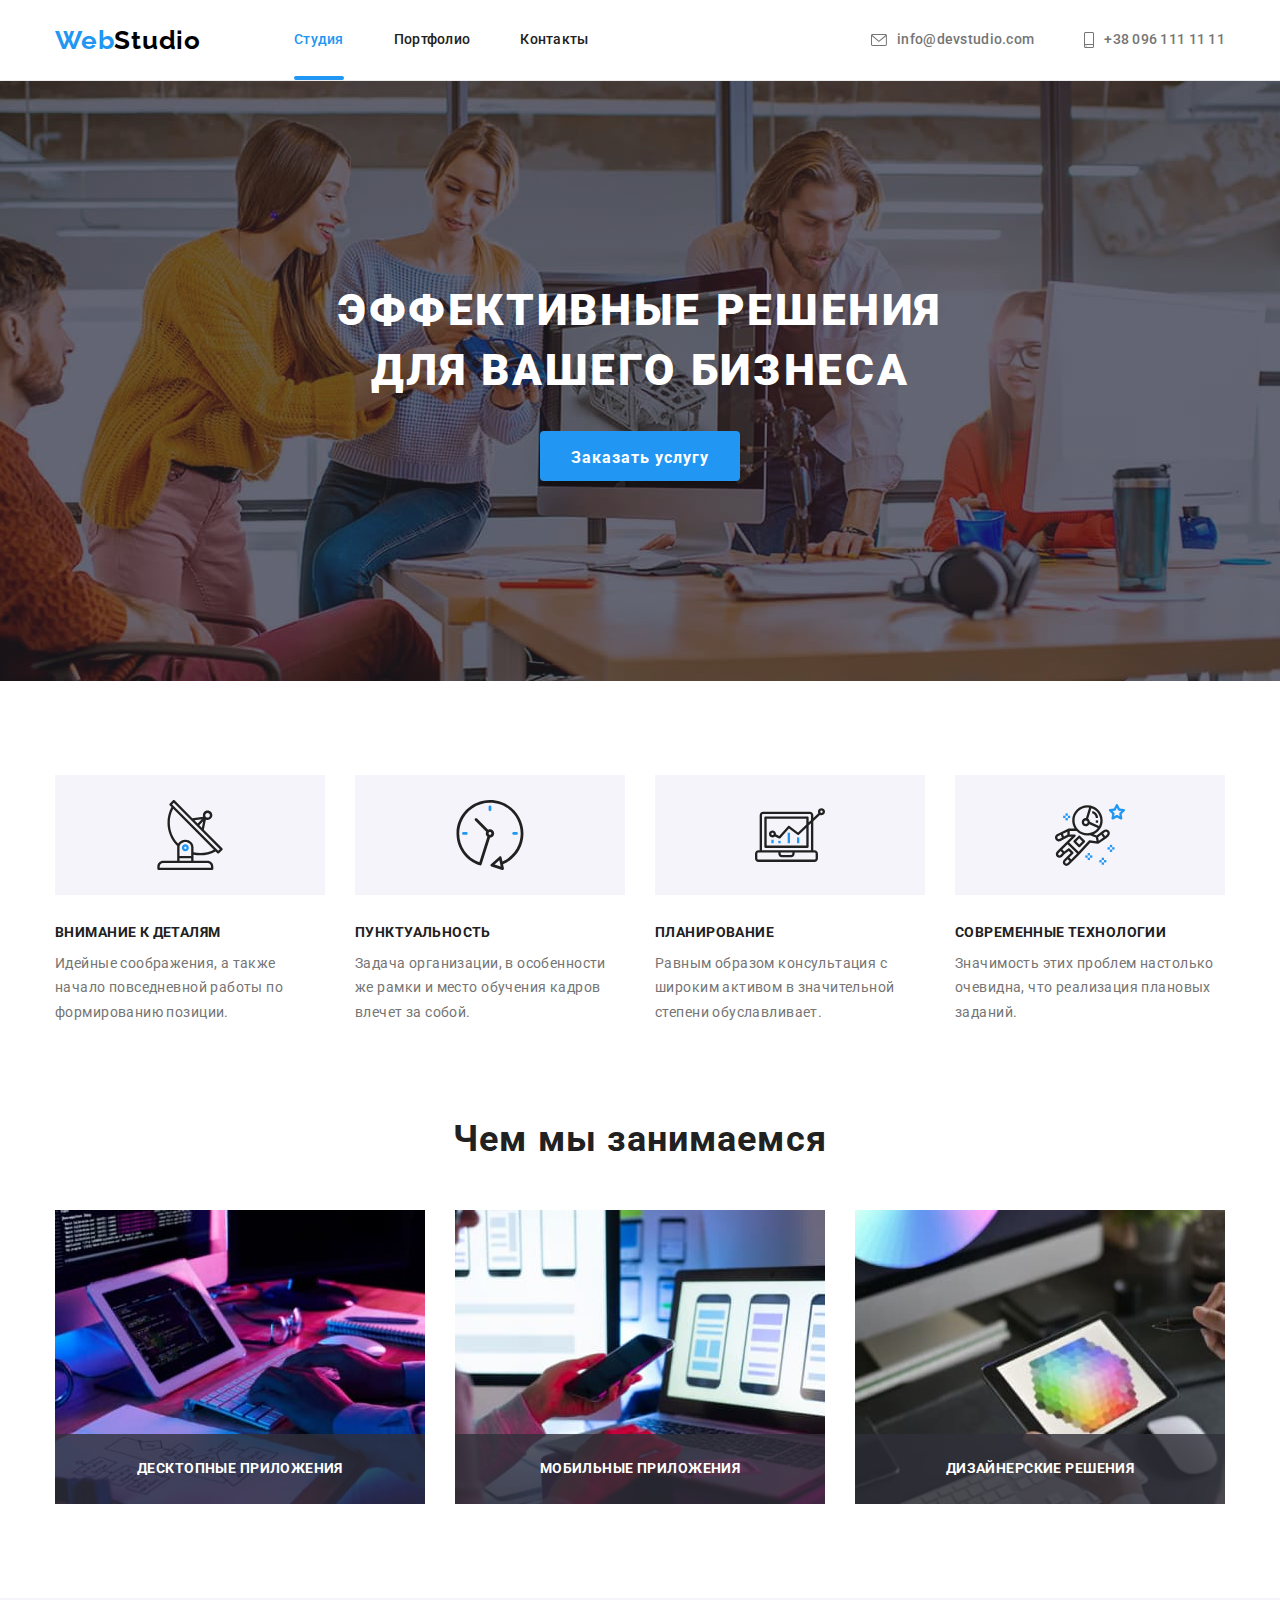
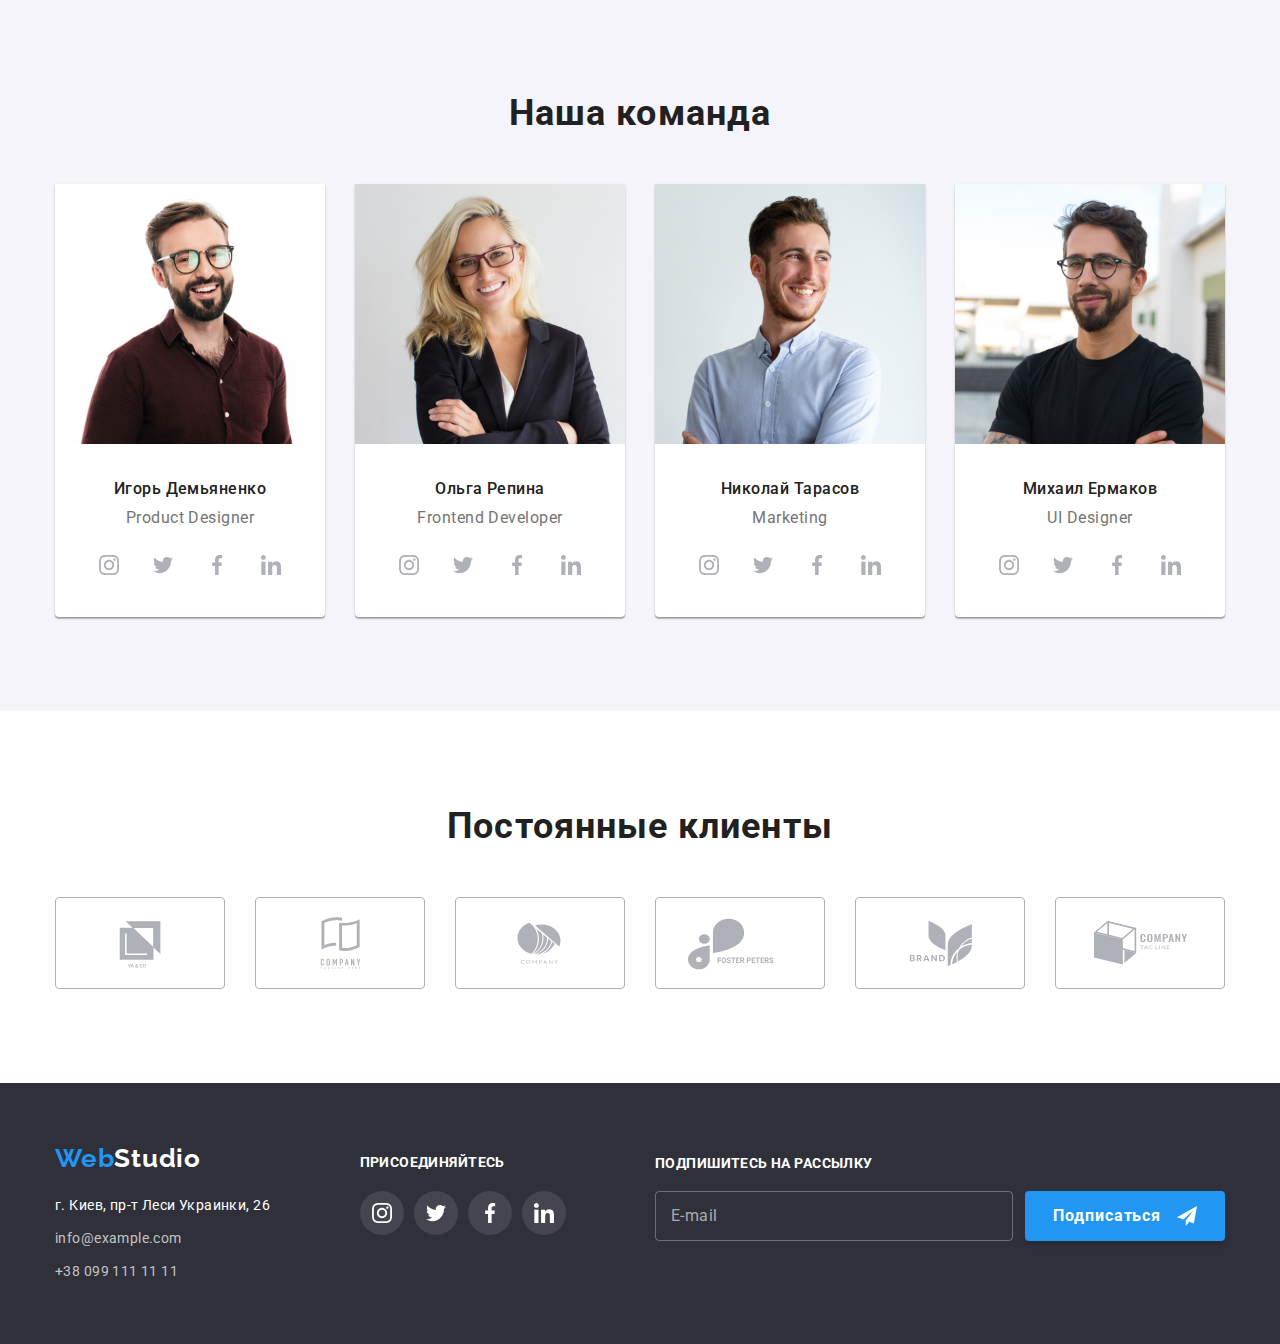
<file: index.html>
<!DOCTYPE html>
<html lang="ru">
  <head>
    <meta charset="UTF-8" />
    <meta http-equiv="X-UA-Compatible" content="IE=edge" />
    <meta name="viewport" content="width=device-width, initial-scale=1.0" />
    <title>Студия</title>
    <link rel="preconnect" href="https://fonts.googleapis.com" />
    <link rel="preconnect" href="https://fonts.gstatic.com" crossorigin />
    <link
      href="https://fonts.googleapis.com/css2?family=Raleway:wght@700&family=Roboto:wght@400;500;700;900&display=swap"
      rel="stylesheet"
    />
    <link
      rel="stylesheet"
      href="https://cdnjs.cloudflare.com/ajax/libs/modern-normalize/1.1.0/modern-normalize.min.css"
    />
    <link rel="stylesheet" href="./css/main.min.css"/>
  </head>
  <body>
    <!-- шапка -->
    <header class="header">
      <div class="container main-nav">
        <a class="logo" href="" lang="en">Web<span class="logo--dark">Studio</span> </a>
        <nav>
          <ul class="site-nav list">
            <li class="site-nav__item"><a href="./index.html" class="site-nav__link link site-nav__current">Студия</a></li>
            <li class="site-nav__item"><a href="./portfolio.html" class="site-nav__link link">Портфолио</a></li>
            <li class="site-nav__item"><a href="" class="site-nav__link link">Контакты</a></li>
          </ul>
        </nav>
        <ul class="contacts list">
          <li class="contacts__item">
            <a href="mailto:info@devstudio.com" class="contacts__link contacts__mail link"
              ><svg class="contacts__mail-icon" width="16" height="12"><use href="./images/icons.svg#envelope-1"></use></svg>
              info@devstudio.com
            </a>
          </li>
          <li class="contacts__item">
            <a href="tel:+380961111111" class="contacts__link contacts__tel link"
              ><svg class="contacts__tel-icon" width="10" height="16"><use href="./images/icons.svg#smartphone-1"></use></svg>+38 096
              111 11 11</a
            >
          </li>
        </ul>
      </div>
    </header>
    <!-- контент -->
    <main>
      <!-- герой -->
      <section class="hero">
        <div class="container">
          <h1 class="main-title">Эффективные решения для вашего бизнеса</h1>
          <button data-modal-open type="button" class="button button--blue">Заказать услугу</button>
        </div>
      </section>
      <!-- наши преимущества-->
      <section class="section benefits">
        <div class="container">
          <h2 class="section__title visually-hidden">Наши преимущества</h2>
          <ul class="benefits__list list">
            <li class="benefits__item">
              <div class="benefits__icon-wrapper">
              <svg width="70" height="70">
                <use href="./images/icons.svg#antenna-1"></use>
              </svg></div>
              <h3 class="benefits__title">Внимание к деталям</h3>
              <p class="benefits__text">
                Идейные соображения, a также начало повседневной работы по формированию позиции.
              </p>
            </li>
            <li class="benefits__item">
              <div class="benefits__icon-wrapper">
              <svg width="70" height="70">
                <use href="./images/icons.svg#clock-1"></use>
              </svg></div>
              <h3 class="benefits__title">Пунктуальность</h3>
              <p class="benefits__text">
                Задача организации, в особенности же рамки и место обучения кадров влечет за собой.
              </p>
            </li>
            <li class="benefits__item">
              <div class="benefits__icon-wrapper">
                <svg width="70" height="70">
                <use href="./images/icons.svg#diagram-1"></use>
              </svg></div>
              <h3 class="benefits__title">Планирование</h3>
              <p class="benefits__text">
                Равным образом консультация c широким активом в значительной степени обуславливает.
              </p>
            </li>
            <li class="benefits__item">
              <div class="benefits__icon-wrapper">
                <svg width="70" height="70">
                <use href="./images/icons.svg#astronaut-1"></use>
              </svg></div>
              <h3 class="benefits__title">Современные технологии</h3>
              <p class="benefits__text">
                Значимость этих проблем настолько очевидна, что реализация плановых заданий.
              </p>
            </li>
          </ul>
        </div>
      </section>
      <!-- чем мы занимаемся-->
      <section class="section">
        <div class="container">
          <h2 class="section__title">Чем мы занимаемся</h2>
          <ul class="services list">
            <li class="services__item"><div class="services__image">
              <img src="./images/studio/img1.jpg" alt="Разработка кода" width="370" />
            <p class="services__description">Десктопные приложения</p></div>
            </li>
            <li class="services__item"><div class="services__image">
              <img src="./images/studio/img2.jpg" alt="Адаптация интерфейсов" width="370" />
            <p class="services__description">Мобильные приложения</p></div>
            </li>
            <li class="services__item"><div class="services__image">
              <img src="./images/studio/img3.jpg" alt="Цветовые решения" width="370" />
            <p class="services__description">Дизайнерские решения</p></div>
            </li>
          </ul>
        </div>
      </section>
      <!-- наша команда -->
      <section class="section employees">
        <div class="container">
          <h2 class="section__title">Наша команда</h2>
          <ul class="employees__list list">
            <li class="employees__card">
              <img src="./images/studio/team1.jpg" alt="фото Игоря" width="270" />
              <div class="employees__description">
                <h3 class="employees__name">Игорь Демьяненко</h3>
                <p class="employees__prof" lang="en">Product Designer</p>
                <ul class="social-list list">
                  <li>
                    <a href="" class="social-list__icon social-list__icon--theme-light link"
                      ><svg width="20" height="20">
                        <use href="./images/icons.svg#instagram-1"></use>
                        </svg>
                  </a>
                  </li>
                  <li>
                    <a href="" class="social-list__icon social-list__icon--theme-light link">
                      <svg width="20" height="20">
                        <use href="./images/icons.svg#twitter-1"></use></svg>
                      </a>
                  </li>
                  <li>
                    <a href="" class="social-list__icon social-list__icon--theme-light link">
                      <svg width="20" height="20">
                        <use href="./images/icons.svg#facebook-1"></use></svg>
                  </a>
                  </li>
                  <li>
                    <a href="" class="social-list__icon social-list__icon--theme-light link">
                      <svg width="20" height="20">
                        <use href="./images/icons.svg#linkedin-1"></use>
                      </svg>
                  </a>
                  </li>
                </ul>
              </div>
            </li>
            <li class="employees__card">
              <img src="./images/studio/team2.jpg" alt="фото Ольги" width="270" />
              <div class="employees__description">
                <h3 class="employees__name">Ольга Репина</h3>
                <p class="employees__prof" lang="en">Frontend Developer</p>
                <ul class="social-list list">
                  <li>
                    <a href="" class="social-list__icon social-list__icon--theme-light link"
                      ><svg width="20" height="20">
                        <use href="./images/icons.svg#instagram-1"></use>
                        </svg>
                  </a>
                  </li>
                  <li>
                    <a href="" class="social-list__icon social-list__icon--theme-light link">
                      <svg width="20" height="20">
                        <use href="./images/icons.svg#twitter-1"></use></svg>
                      </a>
                  </li>
                  <li>
                    <a href="" class="social-list__icon social-list__icon--theme-light link">
                      <svg width="20" height="20">
                        <use href="./images/icons.svg#facebook-1"></use></svg>
                  </a>
                  </li>
                  <li>
                    <a href="" class="social-list__icon social-list__icon--theme-light link">
                      <svg width="20" height="20">
                        <use href="./images/icons.svg#linkedin-1"></use>
                      </svg>
                  </a>
                  </li>
                </ul>
              </div>
            </li>
            <li class="employees__card">
              <img src="./images/studio/team3.jpg" alt="фото Николая" width="270" />
              <div class="employees__description">
                <h3 class="employees__name">Николай Тарасов</h3>
                <p class="employees__prof" lang="en">Marketing</p>
                <ul class="social-list list">
                  <li>
                    <a href="" class="social-list__icon social-list__icon--theme-light link"
                      ><svg width="20" height="20">
                        <use href="./images/icons.svg#instagram-1"></use>
                        </svg>
                  </a>
                  </li>
                  <li>
                    <a href="" class="social-list__icon social-list__icon--theme-light link">
                      <svg width="20" height="20">
                        <use href="./images/icons.svg#twitter-1"></use></svg>
                      </a>
                  </li>
                  <li>
                    <a href="" class="social-list__icon social-list__icon--theme-light link">
                      <svg width="20" height="20">
                        <use href="./images/icons.svg#facebook-1"></use></svg>
                  </a>
                  </li>
                  <li>
                    <a href="" class="social-list__icon social-list__icon--theme-light link">
                      <svg width="20" height="20">
                        <use href="./images/icons.svg#linkedin-1"></use>
                      </svg>
                  </a>
                  </li>
                </ul>
              </div>
            </li>
            <li class="employees__card">
              <img src="./images/studio/team4.jpg" alt="фото Михаила" width="270" />
              <div class="employees__description">
                <h3 class="employees__name">Михаил Ермаков</h3>
                <p class="employees__prof" lang="en">UI Designer</p>
                <ul class="social-list list">
                  <li>
                    <a href="" class="social-list__icon social-list__icon--theme-light link"
                      ><svg width="20" height="20">
                        <use href="./images/icons.svg#instagram-1"></use>
                        </svg>
                  </a>
                  </li>
                  <li>
                    <a href="" class="social-list__icon social-list__icon--theme-light link">
                      <svg width="20" height="20">
                        <use href="./images/icons.svg#twitter-1"></use></svg>
                      </a>
                  </li>
                  <li>
                    <a href="" class="social-list__icon social-list__icon--theme-light link">
                      <svg width="20" height="20">
                        <use href="./images/icons.svg#facebook-1"></use></svg>
                  </a>
                  </li>
                  <li>
                    <a href="" class="social-list__icon social-list__icon--theme-light link">
                      <svg width="20" height="20">
                        <use href="./images/icons.svg#linkedin-1"></use>
                      </svg>
                  </a>
                  </li>
                </ul>
              </div>
            </li>
          </ul>
        </div>
      </section>
      <!-- постоянные клиенты -->
      <section class="section">
        <div class="container">
          <h2 class="section__title">Постоянные клиенты</h2>
          <ul class="list clients">
            <li>
              <a href="" class="link clients__icon">
                <svg width="106" height="60">
                  <use href="./images/icons.svg#Logo-1"></use>
                  </svg>
                </a>
            </li>
            <li>
              <a href="" class="link clients__icon">
                <svg width="106" height="60"><use href="./images/icons.svg#Logo-2"></use>
                  </svg>
            </a>
            </li>
            <li>
              <a href="" class="link clients__icon">
                <svg width="106" height="60"><use href="./images/icons.svg#Logo-3"></use>
                </svg>
            </a>
            </li>
            <li>
              <a href="" class="link clients__icon">
                <svg width="106" height="60"><use href="./images/icons.svg#Logo-4"></use>
                </svg>
            </a>
            </li>
            <li>
              <a href="" class="link clients__icon">
                <svg width="106" height="60"><use href="./images/icons.svg#Logo-5"></use>
                  </svg>
                </a>
            </li>
            <li>
              <a href="" class="link clients__icon">
                <svg width="106" height="60"><use href="./images/icons.svg#Logo-6"></use>
                  </svg>
            </a>
            </li>
          </ul>
        </div>
      </section>
    </main>
    <!-- подвал -->
    <footer class="footer">
      <div class="container footer__container">
        <div>
          <a class="logo footer__logo" href="" lang="en">Web<span class="logo--light">Studio</span> </a>
        <address class="address">
          <a href="https://goo.gl/maps/GyggzFE7eTkepQ136" class="address__link address__office link"
            >г. Киев, пр-т Леси Украинки, 26</a
          >
          <a href="mailto:info@example.com" class="address__link link">info@example.com</a>
          <a href="tel:+380991111111" class="address__link link">+38 099 111 11 11</a>
        </address>
      </div>
        <div class="join">
          <h3 class="join__title">Присоединяйтесь</h3>
          <ul class="social-list list">
                  <li>
                    <a href="" class="social-list__icon social-list__icon--theme-dark link"
                      ><svg width="20" height="20">
                        <use href="./images/icons.svg#instagram-1"></use>
                        </svg>
                  </a>
                  </li>
                  <li>
                    <a href="" class="social-list__icon social-list__icon--theme-dark link">
                      <svg width="20" height="20">
                        <use href="./images/icons.svg#twitter-1"></use></svg>
                      </a>
                  </li>
                  <li>
                    <a href="" class="social-list__icon social-list__icon--theme-dark link">
                      <svg width="20" height="20">
                        <use href="./images/icons.svg#facebook-1"></use></svg>
                  </a>
                  </li>
                  <li>
                    <a href="" class="social-list__icon social-list__icon--theme-dark link">
                      <svg width="20" height="20">
                        <use href="./images/icons.svg#linkedin-1"></use>
                      </svg>
                  </a>
                  </li>
                </ul>
        </div>
        <div class="subscribe">
          <form>
            <label for="email" class="subscribe__title">Подпишитесь на рассылку</label>
            <div class="subscibe__field">
            <input type="email" id="email" placeholder="E-mail" class="subscribe__input"/>
            <button type="submit" class="button subscribe__button button--blue">Подписаться<svg width="20" height="20" class="subscribe__icon-send"><use href="./images/icons.svg#icon-send"></use></svg></button></div>
          </form>
        </div>
      </div>
    </footer>
    <div data-modal class="backdrop is-hidden">
            <div class="modal">
              <button data-modal-close class="modal__button-close" type="button">
                <svg class="modal__close-svg" width="18" height="18"><use href="./images/icons.svg#close-x"></use></svg>
              </button>
              <p class="modal__title">Оставьте свои данные, мы вам перезвоним</p>
              <form class="form">
                <div class="form__field">
                <label for="name" class="form__label">Имя</label>
                <input type="text" name="name"  id="name" class="form__input"/>
              <svg width="18" height="18" class="form__icon"><use href="./images/icons.svg#person-modal"></use></svg>
              </div>
              <div class="form__field">
                <label for="tel" class="form__label">Телефон</label>
                  <input type="tel" name="phone-number" id="tel" class="form__input"/>
                  <svg width="18" height="18" class="form__icon"><use href="./images/icons.svg#phone-modal"></use></svg>
                </div>
                <div class="form__field">
                <label for="email" class="form__label">Почта</label>
                  <input type="email" name="email" id="email" class="form__input"/>
                <svg width="18" height="18" class="form__icon"><use href="./images/icons.svg#email-modal"></use></svg>
              </div>
                <div class="form__field form__field--comment">
                <label for="comment" class="form__label">Комментарий</label>
                  <textarea name="comment" rows="3" placeholder="Введите текст" id="comment" class="form__input form__input--textarea"></textarea></div>
                <label class="form__policy-text">
                  <input type="checkbox" name="policy" value="" class="form__check visually-hidden" required/>
                <span class="form__check-icon"></span>
                Соглашаюсь c рассылкой и принимаю&nbsp;<a href="" class="form__policy-link">Условия договора</a>
              </label>
            
                
                <button type="submit" class="button button--blue">Отправить</button>
              </form>
            </div>
          </div>
    <script src="./js/modal.js"></script>
  </body>
</html>
</file>
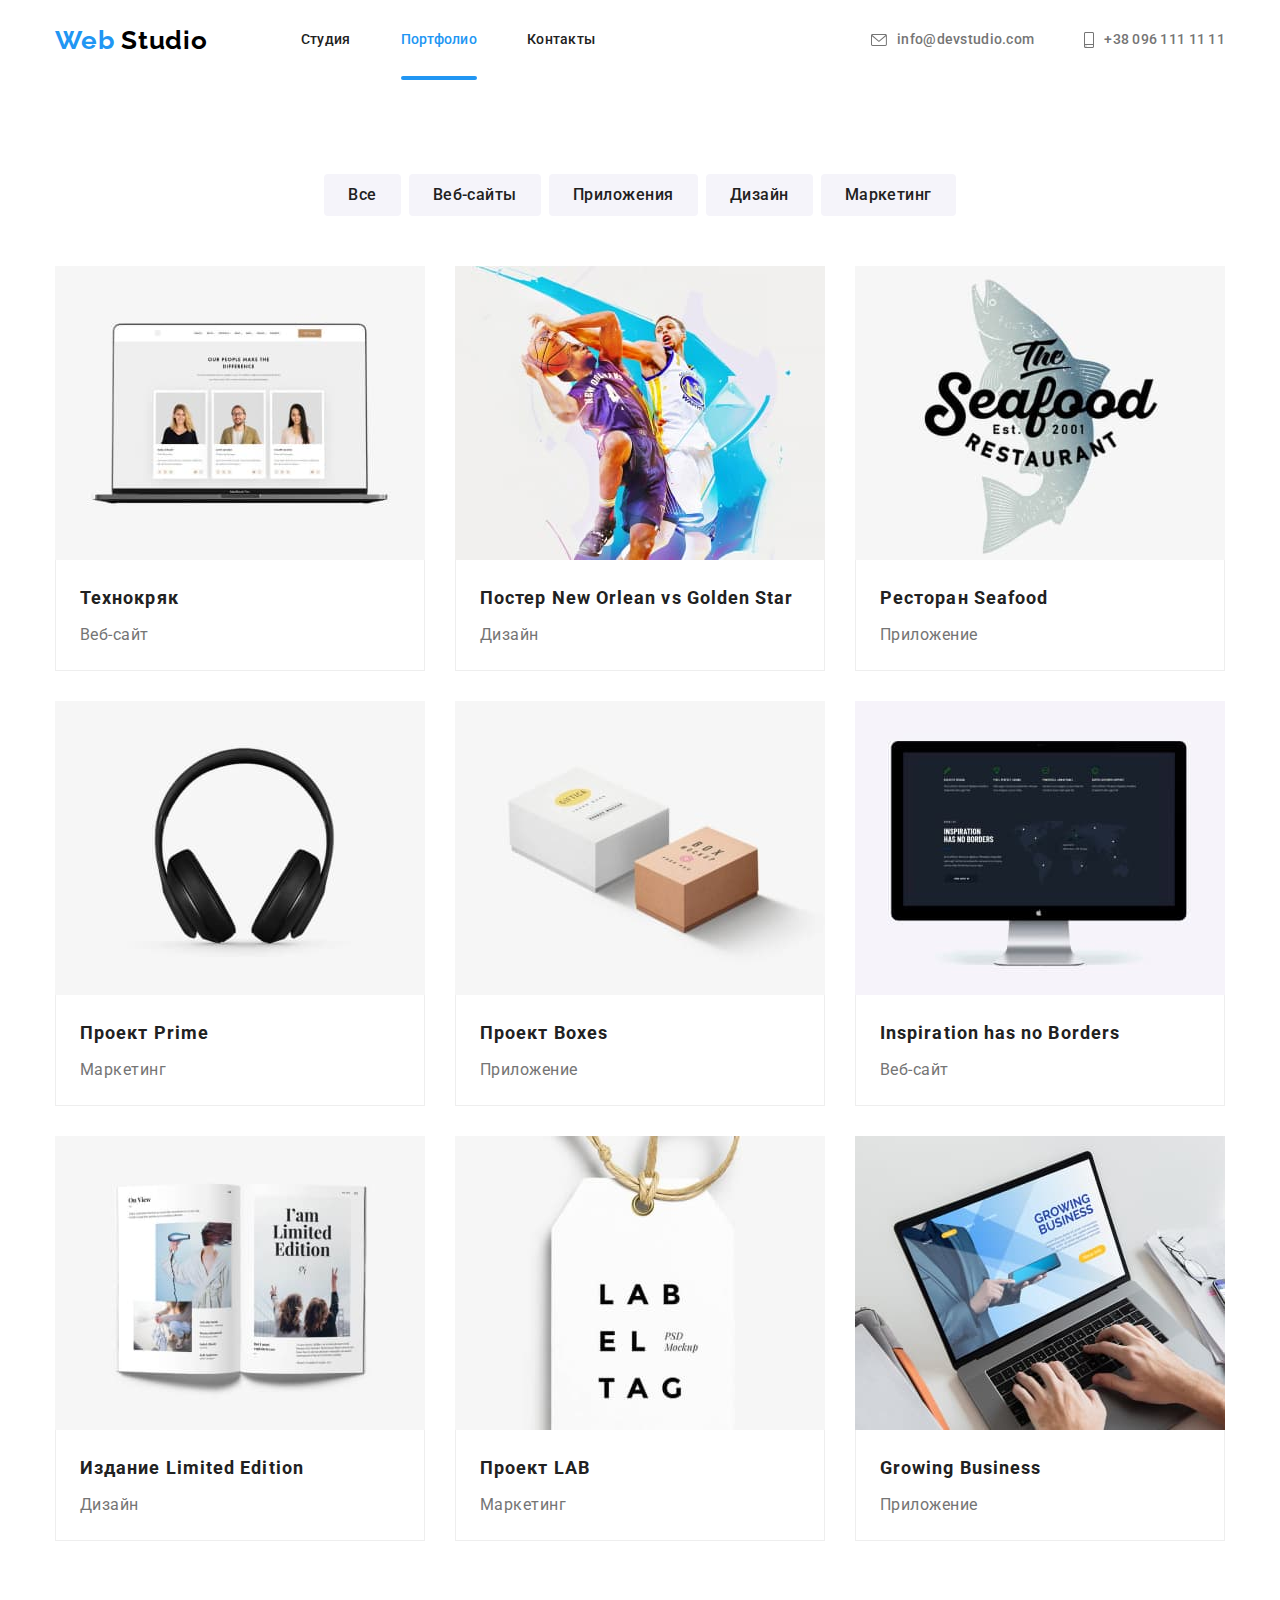
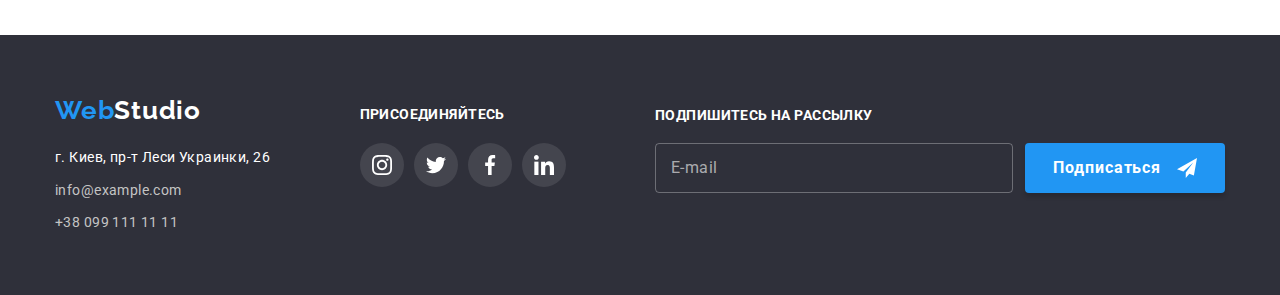
<file: portfolio.html>
<!DOCTYPE html>
<html lang="ru">
  <head>
    <meta charset="UTF-8" />
    <meta http-equiv="X-UA-Compatible" content="IE=edge" />
    <meta name="viewport" content="width=device-width, initial-scale=1.0" />
    <title>Портфолио</title>
    <link
      href="https://fonts.googleapis.com/css2?family=Raleway:wght@700&family=Roboto:wght@400;500;700;900&display=swap"
      rel="stylesheet"
    />
    <link
      rel="stylesheet"
      href="https://cdnjs.cloudflare.com/ajax/libs/modern-normalize/1.1.0/modern-normalize.min.css"
    />
    <link rel="stylesheet" href="./css/main.min.css" />
  </head>
  <body>
    <!-- шапка -->
    <header>
      <div class="container main-nav">
        <a class="logo" href="" lang="en">Web
          <span class="logo--dark">Studio</span></a>
        <nav>
          <ul class="site-nav list">
            <li class="site-nav__item"><a href="./index.html" class="site-nav__link link ">Студия</a></li>
            <li class="site-nav__item"><a href="./portfolio.html" class="site-nav__link link site-nav__current">Портфолио</a></li>
            <li class="site-nav__item"><a href="" class="site-nav__link link">Контакты</a></li>
          </ul>
        </nav>
        <ul class="contacts list">
          <li class="contacts__item">
            <a href="mailto:info@devstudio.com" class="contacts__link contacts__mail link"
              ><svg class="contacts__mail-icon" width="16" height="12"><use href="./images/icons.svg#envelope-1"></use></svg>
              info@devstudio.com
            </a>
          </li>
          <li class="contacts__item">
            <a href="tel:+380961111111" class="contacts__link contacts__tel link"
              ><svg class="contacts__tel-icon" width="10" height="16"><use href="./images/icons.svg#smartphone-1"></use></svg>+38 096
              111 11 11</a
            >
          </li>
        </ul>
      </div>
    </header>
    <!-- контент -->
    <main>
      <section class="section">
        <h1 class="visually-hidden">Работы студии</h1>
        <div class="container">
          <ul class="filter list">
            <li class="filter__item"><button type="button" class="button button--grey">Все</button></li>
            <li class="filter__item"><button type="button" class="button button--grey">Веб-сайты</button></li>
            <li class="filter__item"><button type="button" class="button button--grey">Приложения</button></li>
            <li class="filter__item"><button type="button" class="button button--grey">Дизайн</button></li>
            <li class="filter__item"><button type="button" class="button button--grey">Маркетинг</button></li>
          </ul>
          <ul class="portfolio list">
            <li class="portfolio__card"><a href="" class="link">
              <div class="portfolio__overlay-wrapper">
                <img
                src="./images/portfolio/portfolio1.jpg"
                alt="Ноутбук с изображением сайта"
                width="370" class="portfolio__image"/>
              <div class="portfolio__overlay">
                <p class="portfolio__overlay-text">Технокряк это современная площадка распространения коронавируса. Компании используют эту платформу для цифрового шпионажа и атак на защищённые сервера конкурентов.</p>
              </div>
              </div>
              <div class="portfolio__description">
                <h2 class="portfolio__title">Технокряк</h2>
                <p class="portfolio__product">Веб-сайт</p>
              </div></a>
            </li>
            <li class="portfolio__card"><a href="" class="link">
              <div class="portfolio__overlay-wrapper"><img
                src="./images/portfolio/portfolio2.jpg"
                alt="Игра двух баскетболистов"
                width="370" class="portfolio__image"/>
            <div class="portfolio__overlay">
                <p class="portfolio__overlay-text">Технокряк это современная площадка распространения коронавируса. Компании используют эту платформу для цифрового шпионажа и атак на защищённые сервера конкурентов.</p>
              </div>
            </div>
              <div class="portfolio__description">
                <h2 class="portfolio__title">Постер New Orlean vs Golden Star</h2>
                <p class="portfolio__product">Дизайн</p>
              </div></a>
            </li>
            <li class="portfolio__card"><a href="" class="link">
              <div class="portfolio__overlay-wrapper"><img src="./images/portfolio/portfolio3.jpg" alt="Лого ресторана" width="370" class="portfolio__image"/>
              <div class="portfolio__overlay">
                <p class="portfolio__overlay-text">Технокряк это современная площадка распространения коронавируса. Компании используют эту платформу для цифрового шпионажа и атак на защищённые сервера конкурентов.</p>
              </div>
            </div>
              <div class="portfolio__description">
                <h2 class="portfolio__title">Ресторан Seafood</h2>
                <p class="portfolio__product">Приложение</p>
              </div></a>
            </li>
            <li class="portfolio__card"><a href="" class="link">
              <div class="portfolio__overlay-wrapper"><img src="./images/portfolio/portfolio4.jpg" alt="Наушники" width="370" class="portfolio__image"/>
              <div class="portfolio__overlay">
                <p class="portfolio__overlay-text">Технокряк это современная площадка распространения коронавируса. Компании используют эту платформу для цифрового шпионажа и атак на защищённые сервера конкурентов.</p>
              </div>
            </div>
              <div class="portfolio__description">
                <h2 class="portfolio__title">Проект Prime</h2>
                <p class="portfolio__product">Маркетинг</p>
              </div></a>
            </li>
            <li class="portfolio__card"><a href="" class="link">
              <div class="portfolio__overlay-wrapper"><img src="./images/portfolio/portfolio5.jpg" alt="Коробки" width="370" class="portfolio__image"/>
              <div class="portfolio__overlay">
                <p class="portfolio__overlay-text">Технокряк это современная площадка распространения коронавируса. Компании используют эту платформу для цифрового шпионажа и атак на защищённые сервера конкурентов.</p>
              </div>
            </div>
              <div class="portfolio__description">
                <h2 class="portfolio__title">Проект Boxes</h2>
                <p class="portfolio__product">Приложение</p>
              </div></a>
            </li>
            <li class="portfolio__card"><a href="" class="link">
              <div class="portfolio__overlay-wrapper"><img
                src="./images/portfolio/portfolio6.jpg"
                alt="Монитор с изображением сайта"
                width="370" class="portfolio__image"/>
              <div class="portfolio__overlay">
                <p class="portfolio__overlay-text">Технокряк это современная площадка распространения коронавируса. Компании используют эту платформу для цифрового шпионажа и атак на защищённые сервера конкурентов.</p>
              </div>
            </div>
              <div class="portfolio__description">
                <h2 class="portfolio__title">Inspiration has no Borders</h2>
                <p class="portfolio__product">Веб-сайт</p>
              </div></a>
            </li>
            <li class="portfolio__card"><a href="" class="link">
              <div class="portfolio__overlay-wrapper"><img src="./images/portfolio/portfolio7.jpg" alt="Открытая книга" width="370" class="portfolio__image"/>
              <div class="portfolio__overlay">
                <p class="portfolio__overlay-text">Технокряк это современная площадка распространения коронавируса. Компании используют эту платформу для цифрового шпионажа и атак на защищённые сервера конкурентов.</p>
              </div>
            </div>
              <div class="portfolio__description">
                <h2 class="portfolio__title">Издание Limited Edition</h2>
                <p class="portfolio__product">Дизайн</p>
              </div></a>
            </li>
            <li class="portfolio__card"><a href="" class="link">
              <div class="portfolio__overlay-wrapper"><img src="./images/portfolio/portfolio8.jpg" alt="Бирка с лого проекта" width="370" class="portfolio__image"/>
              <div class="portfolio__overlay">
                <p class="portfolio__overlay-text">Технокряк это современная площадка распространения коронавируса. Компании используют эту платформу для цифрового шпионажа и атак на защищённые сервера конкурентов.</p>
              </div>
            </div>
              <div class="portfolio__description">
                <h2 class="portfolio__title">Проект LAB</h2>
                <p class="portfolio__product">Маркетинг</p>
              </div></a>
            </li>
            <li class="portfolio__card"><a href="" class="link">
              <div class="portfolio__overlay-wrapper"><img src="./images/portfolio/portfolio9.jpg" alt="Работа за ноутбуком" width="370" class="portfolio__image"/>
              <div class="portfolio__overlay">
                <p class="portfolio__overlay-text">Технокряк это современная площадка распространения коронавируса. Компании используют эту платформу для цифрового шпионажа и атак на защищённые сервера конкурентов.</p>
              </div>
            </div>
              <div class="portfolio__description">
                <h2 class="portfolio__title">Growing Business</h2>
                <p class="portfolio__product">Приложение</p>
              </div></a>
            </li>
          </ul>
        </div>
      </section>
    </main>
    <!-- подвал -->
    <footer class="footer">
      <div class="container footer__container">
        <div>
          <a class="logo footer__logo" href="" lang="en">Web<span class="logo--light">Studio</span> </a>
        <address class="address">
          <a href="https://goo.gl/maps/GyggzFE7eTkepQ136" class="address__link address__office link"
            >г. Киев, пр-т Леси Украинки, 26</a
          >
          <a href="mailto:info@example.com" class="address__link link">info@example.com</a>
          <a href="tel:+380991111111" class="address__link link">+38 099 111 11 11</a>
        </address>
      </div>
        <div class="join">
          <h3 class="join__title">Присоединяйтесь</h3>
          <ul class="social-list list">
                  <li>
                    <a href="" class="social-list__icon social-list__icon--theme-dark link"
                      ><svg width="20" height="20">
                        <use href="./images/icons.svg#instagram-1"></use>
                        </svg>
                  </a>
                  </li>
                  <li>
                    <a href="" class="social-list__icon social-list__icon--theme-dark link">
                      <svg width="20" height="20">
                        <use href="./images/icons.svg#twitter-1"></use></svg>
                      </a>
                  </li>
                  <li>
                    <a href="" class="social-list__icon social-list__icon--theme-dark link">
                      <svg width="20" height="20">
                        <use href="./images/icons.svg#facebook-1"></use></svg>
                  </a>
                  </li>
                  <li>
                    <a href="" class="social-list__icon social-list__icon--theme-dark link">
                      <svg width="20" height="20">
                        <use href="./images/icons.svg#linkedin-1"></use>
                      </svg>
                  </a>
                  </li>
                </ul>
        </div>
        <div class="subscribe">
          <form>
            <label for="email" class="subscribe__title">Подпишитесь на рассылку</label>
            <div class="subscibe__field">
            <input type="email" id="email" placeholder="E-mail" class="subscribe__input"/>
            <button type="submit" class="button subscribe__button button--blue">Подписаться<svg width="20" height="20" class="subscribe__icon-send"><use href="./images/icons.svg#icon-send"></use></svg></button></div>
          </form>
        </div>
      </div>
    </footer>
  </body>
</html>
</file>
<file: css/main.min.css>
:root{--title-color: #212121;--accent-color: #2196f3;--white-color: #ffffff;--phrase-color: #757575;--logo-color: #000000;--background-section: #e5e5e5;--background-hero: #2f303a;--background-btn-grey: #f5f4fa;--background-btn-blue: #188ce8;--contact-color: #c4c4c4}.visually-hidden{position:absolute;width:1px;height:1px;margin:-1px;border:0;padding:0;white-space:nowrap;clip-path:inset(100%);clip:rect(0 0 0 0);overflow:hidden}html{box-sizing:border-box}body{font-family:Roboto, sans-serif;color:var(--phrase-color);background-color:var(--white-color)}.list{padding:0;margin:0;list-style:none}.link{display:inline-block;font-weight:500;font-size:14px;line-height:1.14;letter-spacing:0.02em;text-decoration:none;transition:color 250ms cubic-bezier(0.4, 0, 0.2, 1)}.section{padding-top:94px;padding-bottom:94px}.container{width:1200px;padding-left:15px;padding-right:15px;margin-left:auto;margin-right:auto}.header{border-bottom:1px solid #ececec}.main-nav{display:flex;align-items:center}.site-nav{display:flex;margin-left:93px}.site-nav__item+.site-nav__item{margin-left:50px}.site-nav__link{color:var(--title-color);display:block;padding-top:32px;padding-bottom:32px}.site-nav__link:hover,.site-nav__link:focus{color:var(--accent-color)}.site-nav__current{position:relative;color:var(--accent-color)}.site-nav__current::after{content:"";position:absolute;width:100%;height:4px;bottom:0;right:0;background:#2196F3;border-radius:2px}.contacts{display:flex;align-items:center;margin-left:auto}.contacts__item+.contacts__item{margin-left:50px}.contacts__link{color:var(--phrase-color);display:block;padding-top:32px;padding-bottom:32px}.contacts__link:hover,.contacts__link:focus{color:var(--accent-color)}.contacts__mail{display:flex;align-items:center}.contacts__mail-icon{margin-right:10px;fill:currentColor}.contacts__tel{display:flex;align-items:center}.contacts__tel-icon{margin-right:10px;fill:currentColor}.logo{font-family:Raleway, sans-serif;font-weight:700;font-size:26px;line-height:1.19;letter-spacing:0.03em;text-decoration:none;color:var(--accent-color)}.logo--light{color:var(--white-color)}.logo--dark{color:var(--logo-color)}.button{display:inline-block;border-radius:4px;font-family:inherit;font-weight:500;font-size:16px;line-height:1.62;text-align:center;letter-spacing:0.03em;cursor:pointer;min-width:73px;transition:background-color 250ms cubic-bezier(0.4, 0, 0.2, 1),color 250ms cubic-bezier(0.4, 0, 0.2, 1),box-shadow 250ms cubic-bezier(0.4, 0, 0.2, 1)}.button--blue{display:block;margin-left:auto;margin-right:auto;width:200px;height:50px;padding:10px;color:var(--white-color);font-weight:700;line-height:1.87;letter-spacing:0.06em;background-color:var(--accent-color);border-color:transparent;box-shadow:0px 4px 4px rgba(0,0,0,0.15)}.button--blue:hover,.button--blue:focus{background-color:var(--background-btn-blue)}.button--grey{padding:6px 22px;color:var(--title-color);background-color:var(--background-btn-grey);border-color:transparent;border-radius:4px}.button--grey:hover,.button--grey:focus{color:var(--white-color);background-color:var(--accent-color);box-shadow:0px 3px 1px rgba(0,0,0,0.1),0px 1px 2px rgba(0,0,0,0.08),0px 2px 2px rgba(0,0,0,0.12)}.social-list{display:flex;justify-content:space-between}.social-list__icon{width:44px;height:44px;border-radius:50%;padding:12px;transition:background-color 250ms cubic-bezier(0.4, 0, 0.2, 1),fill 250ms cubic-bezier(0.4, 0, 0.2, 1)}.social-list__icon:hover,.social-list__icon:focus{fill:var(--white-color);background-color:var(--accent-color)}.social-list__icon--theme-light{fill:#afb1b8;background-color:transparent}.social-list__icon--theme-dark{fill:var(--white-color);background-color:rgba(255,255,255,0.1)}.main-title{margin-top:0;margin-bottom:30px;margin-left:auto;margin-right:auto;max-width:696px;text-align:center;color:var(--white-color);font-weight:900;font-size:44px;line-height:1.36;letter-spacing:0.06em;text-transform:uppercase}.section__title{margin-top:0;margin-bottom:50px;color:var(--title-color);font-weight:700;font-size:36px;line-height:1.17;text-align:center;letter-spacing:0.03em}.backdrop{position:fixed;top:0;left:0;z-index:2;width:100%;height:100%;background-color:rgba(0,0,0,0.2);transform:scale(1);transition:opacity 500ms linear, visibility 500ms linear, transform 500ms linear}.backdrop.is-hidden{opacity:0;visibility:hidden;pointer-events:none;transform:scale(0)}.modal{position:absolute;top:50%;left:50%;transform:translate(-50%, -50%);min-width:528px;padding:40px;background-color:var(--white-color)}.modal__button-close{position:absolute;top:8px;right:8px;width:30px;height:30px;border:1px solid rgba(0,0,0,0.1);background-color:transparent;cursor:pointer;border-radius:50%;padding:0;display:flex;justify-content:center;align-items:center}.modal__close-svg{fill:black}.modal__button-close:hover .modal__close-svg,.modal__button-close:focus .modal__close-svg{fill:var(--accent-color)}.modal__title{margin-top:0;margin-bottom:12px;font-weight:700;font-size:20px;line-height:23px;text-align:center;letter-spacing:0.03em;color:var(--title-color)}.form{width:448px;margin-left:auto;margin-right:auto}.form__field{position:relative;display:flex;flex-direction:column;margin-bottom:10px}.form__field--comment{margin-bottom:20px}.form__label{margin-bottom:4px;font-weight:400;font-size:12px;line-height:14px;letter-spacing:0.01em}.form__input{width:100%;height:40px;padding:12px 42px;border:1px solid rgba(33,33,33,0.2);border-radius:4px;transition:border 250ms cubic-bezier(0.4, 0, 0.2, 1)}.form__input:hover,.form__input:focus{outline:none;border:1px solid var(--accent-color);cursor:pointer}.form__icon{position:absolute;top:50%;left:11px;translate:tranformY(-50%);fill:var(--title-color);transition:fill 250ms cubic-bezier(0.4, 0, 0.2, 1)}.form__input:focus ~ .form__icon,.form__input:hover ~ .form__icon{fill:var(--accent-color)}.form__input--textarea{height:120px;resize:none;padding:12px 16px}.form__input--textarea::placeholder{font-weight:400;font-size:14px;line-height:16px;letter-spacing:0.01em;color:rgba(117,117,117,0.5)}.form__policy-text{display:inline-block;display:flex;align-items:center;justify-content:center;margin-bottom:30px;margin-left:7px;font-size:14px;line-height:1.71;letter-spacing:0.03em}.form__policy-link{color:var(--accent-color)}.form__check-icon{display:inline-block;width:16px;height:15px;margin-right:7px;border:2px solid var(--title-color);border-radius:4px}.form__check:checked+.form__check-icon{border:var(--accent-color);background-color:var(--accent-color);background-image:url(../images/icon-check.svg);background-size:contain;background-origin:border-box}.form__check:focus+.form__check-icon,.form__check:hover+.form__check-icon{border:2px solid var(--accent-color)}.footer{padding-top:60px;padding-bottom:60px;background-color:var(--background-hero)}.footer__container{display:flex;justify-content:space-between}.footer__logo{display:block;margin-top:0;margin-bottom:20px}.address__link{display:block;margin-top:0;margin-bottom:9px;color:var(--contact-color);font-style:normal;font-weight:400;font-size:14px;line-height:1.71;letter-spacing:0.03em;text-decoration:none}.address__link:last-child{margin-bottom:0}.address__link:hover,.address__link:focus{color:var(--accent-color)}.address__office{color:var(--white-color)}.join{padding-top:12px;width:206px}.join__title{color:var(--white-color);text-transform:uppercase;font-weight:700;font-size:14px;line-height:1.14;letter-spacing:0.03em;margin-top:0;margin-bottom:20px}.subscribe__title{display:inline-block;margin-bottom:20px;padding-top:12px;font-weight:700;font-size:14px;line-height:16px;letter-spacing:0.03em;text-transform:uppercase;color:var(--white-color)}.subscibe__field{display:flex}.subscribe__input{width:358px;height:50px;padding:15px;margin-right:12px;background-color:transparent;outline:none;color:var(--white-color);border:1px solid rgba(255,255,255,0.3);border-radius:4px}.subscribe__input::placeholder{font-weight:400;font-size:16px;line-height:20px;letter-spacing:0.03em;color:rgba(255,255,255,0.6)}.subscribe__button{display:flex;align-items:center;justify-content:space-evenly}.subscribe__icon-send{fill:var(--white-color)}.hero{max-width:1600px;height:600px;margin-left:auto;margin-right:auto;background-color:var(--background-hero);background-image:linear-gradient(to right, rgba(47,48,58,0.4), rgba(47,48,58,0.4)),url(../images/studio/fon.jpg);background-repeat:no-repeat;background-position:center;background-size:cover;text-align:center;padding-top:200px;padding-bottom:200px}.benefits{padding-bottom:0}.benefits__list{display:flex}.benefits__icon-wrapper{width:270px;height:120px;padding:25px 100px;margin-bottom:30px;background-color:var(--background-btn-grey)}.benefits__item+.benefits__item{margin-left:30px}.benefits__title{margin-top:0;margin-bottom:10px;color:var(--title-color);font-weight:700;font-size:14px;line-height:1.14;letter-spacing:0.03em;text-transform:uppercase}.benefits__text{margin-top:0;margin-bottom:0;font-size:14px;line-height:1.74;letter-spacing:0.03em}.services{display:flex}.services__item+.services__item{margin-left:30px}.services__image{position:relative;width:370px;height:294px}.services__description{display:flex;justify-content:center;align-items:center;margin:0;position:absolute;width:100%;height:70px;bottom:0;z-index:1;color:var(--white-color);background-color:rgba(47,48,58,0.8);font-weight:700;font-size:14px;line-height:1.14;letter-spacing:0.03em;text-transform:uppercase}.employees{background-color:var(--background-btn-grey)}.employees__list{display:flex}.employees__card{width:270px;background-color:var(--white-color);box-shadow:0px 1px 3px rgba(0,0,0,0.12),0px 1px 1px rgba(0,0,0,0.14),0px 2px 1px rgba(0,0,0,0.2);border-radius:0px 0px 4px 4px}.employees__card+.employees__card{margin-left:30px}.employees__description{padding:30px 32px}.employees__name{margin-top:0;margin-bottom:10px;color:var(--title-color);font-weight:500;font-size:16px;line-height:1.19;text-align:center;letter-spacing:0.03em}.employees__prof{margin-top:0;margin-bottom:16px;font-size:16px;line-height:1.19;text-align:center;letter-spacing:0.03em}.clients{display:flex;justify-content:space-between}.clients__icon{width:170px;height:92px;padding:16px 32px;border:1px solid #afb1b8;border-radius:4px;fill:#afb1b8;transition:border 250ms cubic-bezier(0.4, 0, 0.2, 1),fill 250ms cubic-bezier(0.4, 0, 0.2, 1)}.clients__icon:hover,.clients__icon:focus{fill:var(--accent-color);border:1px solid var(--accent-color)}.filter{display:flex;justify-content:center;margin-bottom:50px}.filter__item+.filter__item{margin-left:8px}.portfolio{display:flex;flex-wrap:wrap}.portfolio__card{width:calc((100% - 60px) / 3);margin-right:30px;margin-bottom:30px;background-color:var(--example-card-color);transition:box-shadow 250ms cubic-bezier(0.4, 0, 0.2, 1)}.portfolio__card:nth-child(3n){margin-right:0}.portfolio__card:nth-last-child(-n+3){margin-bottom:0}.portfolio__card:hover{box-shadow:0px 1px 1px rgba(0,0,0,0.12),0px 4px 4px rgba(0,0,0,0.06),1px 4px 6px rgba(0,0,0,0.16)}.portfolio__image{display:block}.portfolio__overlay-wrapper{position:relative;overflow:hidden}.portfolio__overlay{display:inline-block;padding:63px 24px;position:absolute;bottom:0;right:0;width:100%;height:100%;background-color:rgba(33,150,243,0.9);transform:translateY(100%);transition:transform 250ms cubic-bezier(0.4, 0, 0.2, 1)}.portfolio__card:hover .portfolio__overlay{transform:translateY(0)}.portfolio__overlay-text{font-weight:400;font-size:18px;line-height:1.56;letter-spacing:0.03em;color:var(--white-color);margin:0}.portfolio__description{width:370px;padding:20px 24px;border-left:1px solid #eeeeee;border-right:1px solid #eeeeee;border-bottom:1px solid #eeeeee}.portfolio__title{margin-top:0;margin-bottom:4px;color:var(--title-color);font-weight:700;font-size:18px;line-height:2;letter-spacing:0.06em}.portfolio__product{margin:0;font-weight:400;font-size:16px;line-height:1.87;letter-spacing:0.03em;color:var(--phrase-color)}
/*# sourceMappingURL=main.min.css.map */
</file>
